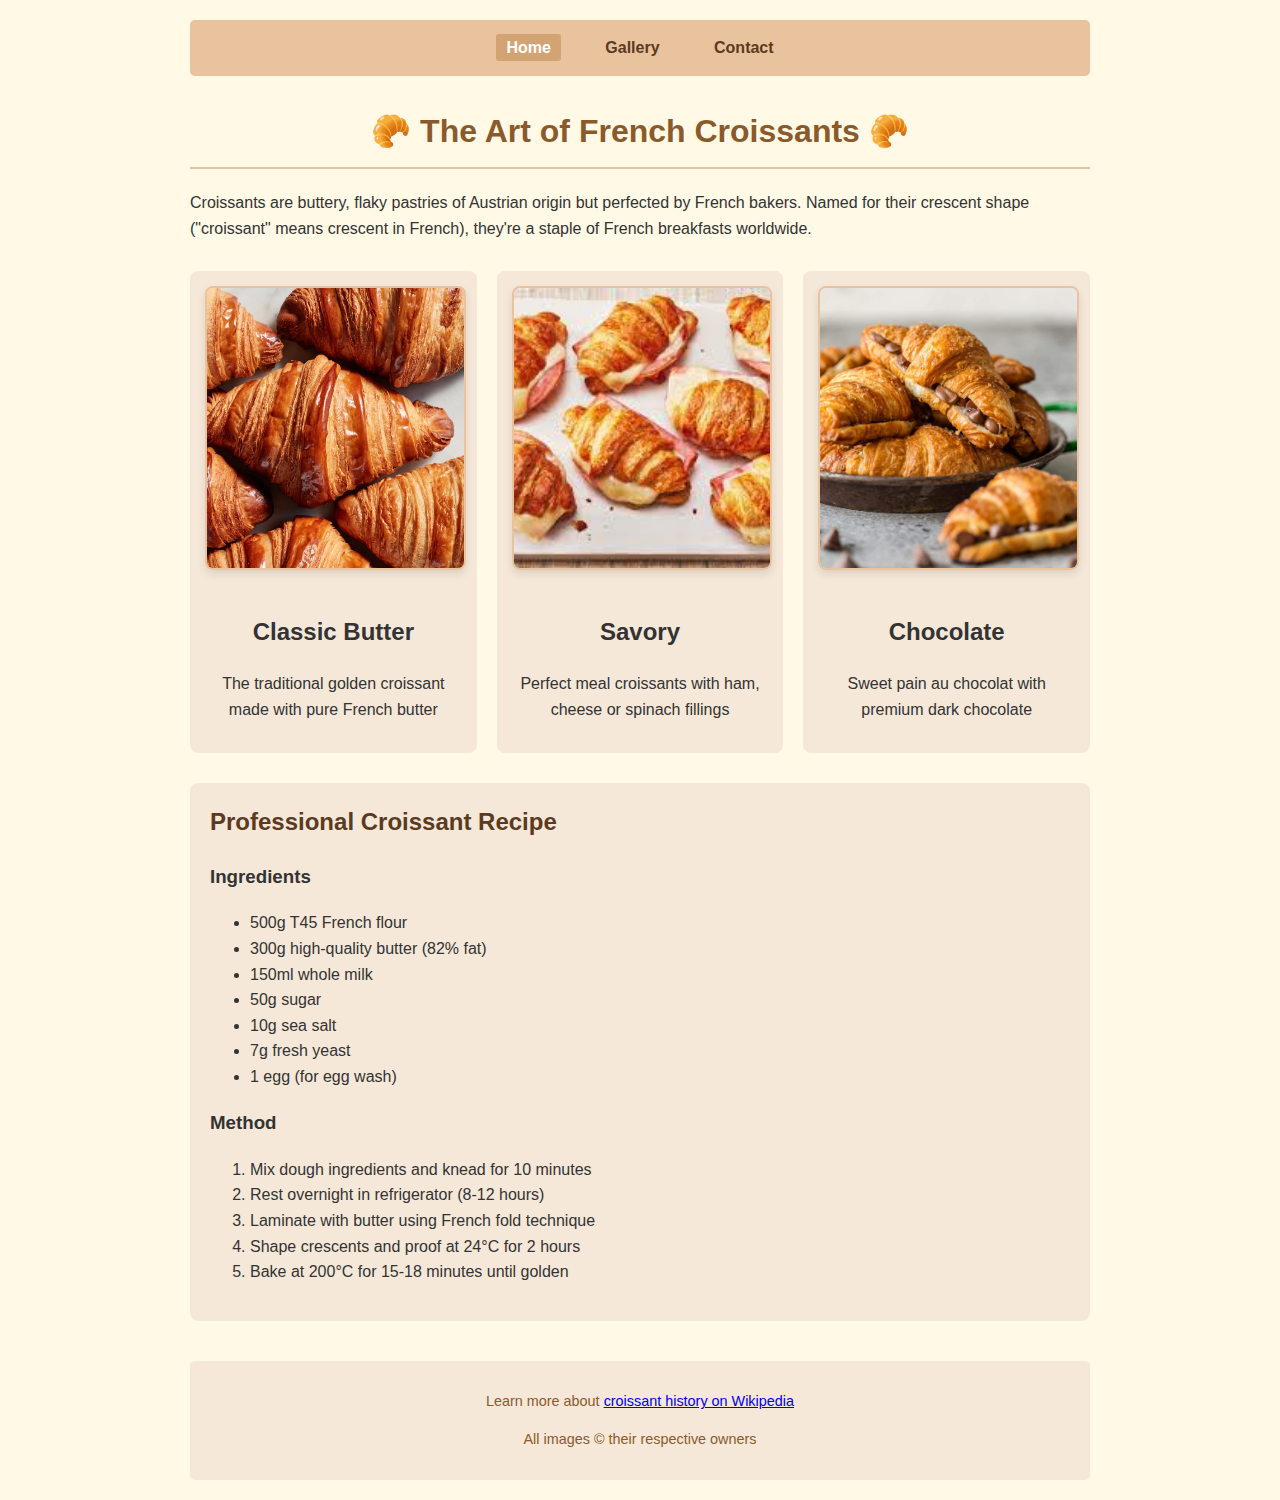
<file: index.html>
<!DOCTYPE html>
<html lang="en">
  <head>
    <meta charset="UTF-8" />
    <meta name="viewport" content="width=device-width, initial-scale=1.0" />
    <title>
      Authentic French Croissants: Recipes, History & Tips | Croissant
    </title>
    <meta
      name="description"
      content="Discover authentic French croissants - from classic butter to chocolate. Learn recipes, history, and professional baking tips. Perfect flaky croissants every time!"
    />
    <meta
      name="keywords"
      content="French croissant, croissant recipe, how to make croissants, pain au chocolat, breakfast pastries"
    />
    <meta name="author" content="Croissant Expert" />
    <meta
      property="og:title"
      content="Authentic French Croissants: Recipes & History"
    />
    <meta property="og:type" content="website" />
    <meta property="og:url" content="https://your-netlify-url.netlify.app" />
    <meta
      property="og:image"
      content="https://your-netlify-url.netlify.app/images/classic-croissant.jpg"
    />
    <meta
      property="og:description"
      content="Master the art of French croissants with our expert guide"
    />
    <meta name="twitter:card" content="summary_large_image" />
    <link rel="stylesheet" href="src/style.css" />
    <script type="application/ld+json">
      {
        "@context": "https://schema.org",
        "@type": "WebSite",
        "name": "The Art of French Croissants",
        "url": "https://your-netlify-url.netlify.app",
        "description": "Professional guide to authentic French croissants"
      }
    </script>
  </head>
  <body>
    <header>
      <nav>
        <a href="index.html" class="active">Home</a>
        <a href="photo.html">Gallery</a>
        <a href="contact.html">Contact</a>
      </nav>
    </header>

    <main>
      <h1>🥐 The Art of French Croissants 🥐</h1>

      <p>
        Croissants are buttery, flaky pastries of Austrian origin but perfected
        by French bakers. Named for their crescent shape ("croissant" means
        crescent in French), they're a staple of French breakfasts worldwide.
      </p>

      <div class="croissant-types">
        <div>
          <img
            src="images/classic-croissant.jpg"
            alt="Classic French butter croissant on wooden board"
            class="croissant-image"
            loading="lazy"
          />
          <h2>Classic Butter</h2>
          <p>The traditional golden croissant made with pure French butter</p>
        </div>
        <div>
          <img
            src="images/savory-croissant.jpg"
            alt="Savory croissant with ham and cheese filling"
            class="croissant-image"
            loading="lazy"
          />
          <h2>Savory</h2>
          <p>Perfect meal croissants with ham, cheese or spinach fillings</p>
        </div>
        <div>
          <img
            src="images/chocolate-croissant.jpg"
            alt="Chocolate croissant with melted chocolate"
            class="croissant-image"
            loading="lazy"
          />
          <h2>Chocolate</h2>
          <p>Sweet pain au chocolat with premium dark chocolate</p>
        </div>
      </div>

      <section class="recipe">
        <h2>Professional Croissant Recipe</h2>
        <div class="recipe-content">
          <div>
            <h3>Ingredients</h3>
            <ul>
              <li>500g T45 French flour</li>
              <li>300g high-quality butter (82% fat)</li>
              <li>150ml whole milk</li>
              <li>50g sugar</li>
              <li>10g sea salt</li>
              <li>7g fresh yeast</li>
              <li>1 egg (for egg wash)</li>
            </ul>
          </div>
          <div>
            <h3>Method</h3>
            <ol>
              <li>Mix dough ingredients and knead for 10 minutes</li>
              <li>Rest overnight in refrigerator (8-12 hours)</li>
              <li>Laminate with butter using French fold technique</li>
              <li>Shape crescents and proof at 24°C for 2 hours</li>
              <li>Bake at 200°C for 15-18 minutes until golden</li>
            </ol>
          </div>
        </div>
      </section>
    </main>

    <footer>
      <p>
        Learn more about
        <a href="https://en.wikipedia.org/wiki/Croissant"
          >croissant history on Wikipedia</a
        >
      </p>
      <p>All images © their respective owners</p>
    </footer>
  </body>
</html>
</file>
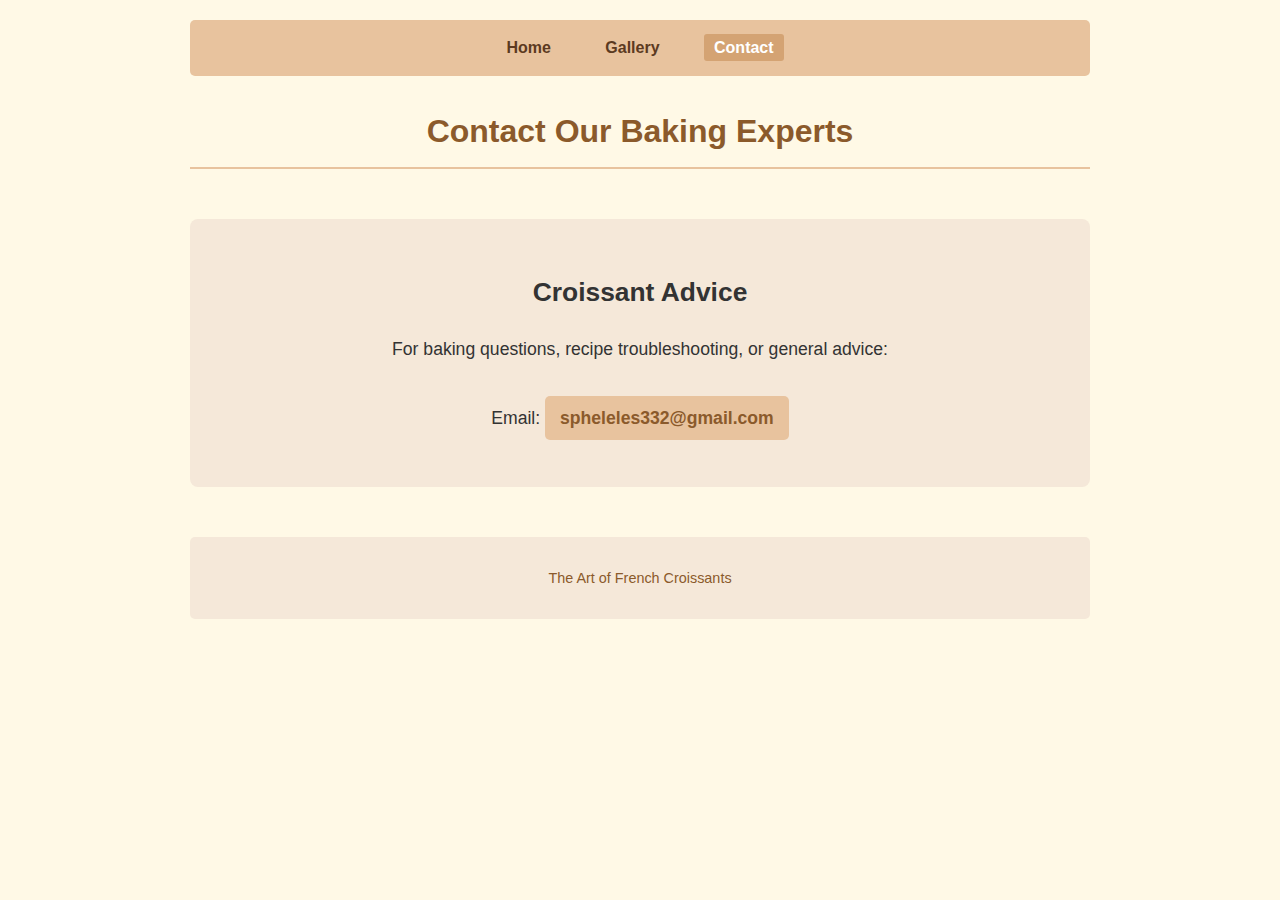
<file: contact.html>
<!DOCTYPE html>
<html lang="en">
  <head>
    <meta charset="UTF-8" />
    <meta name="viewport" content="width=device-width, initial-scale=1.0" />
    <title>Contact Croissant Experts | Baking Questions & Feedback</title>
    <meta
      name="description"
      content="Have questions about croissants? Contact our baking experts for professional advice on techniques, recipes and troubleshooting"
    />
    <link rel="stylesheet" href="src/style.css" />
  </head>
  <body>
    <header>
      <nav>
        <a href="index.html">Home</a>
        <a href="photo.html">Gallery</a>
        <a href="contact.html" class="active">Contact</a>
      </nav>
    </header>

    <main>
      <h1>Contact Our Baking Experts</h1>

      <section class="contact-content">
        <h2>Croissant Advice</h2>
        <p>For baking questions, recipe troubleshooting, or general advice:</p>
        <p>
          Email:
          <a href="mailto:spheleles332@gmail.com">spheleles332@gmail.com</a>
        </p>
      </section>
    </main>

    <footer>
      <p>The Art of French Croissants</p>
    </footer>
  </body>
</html>
</file>
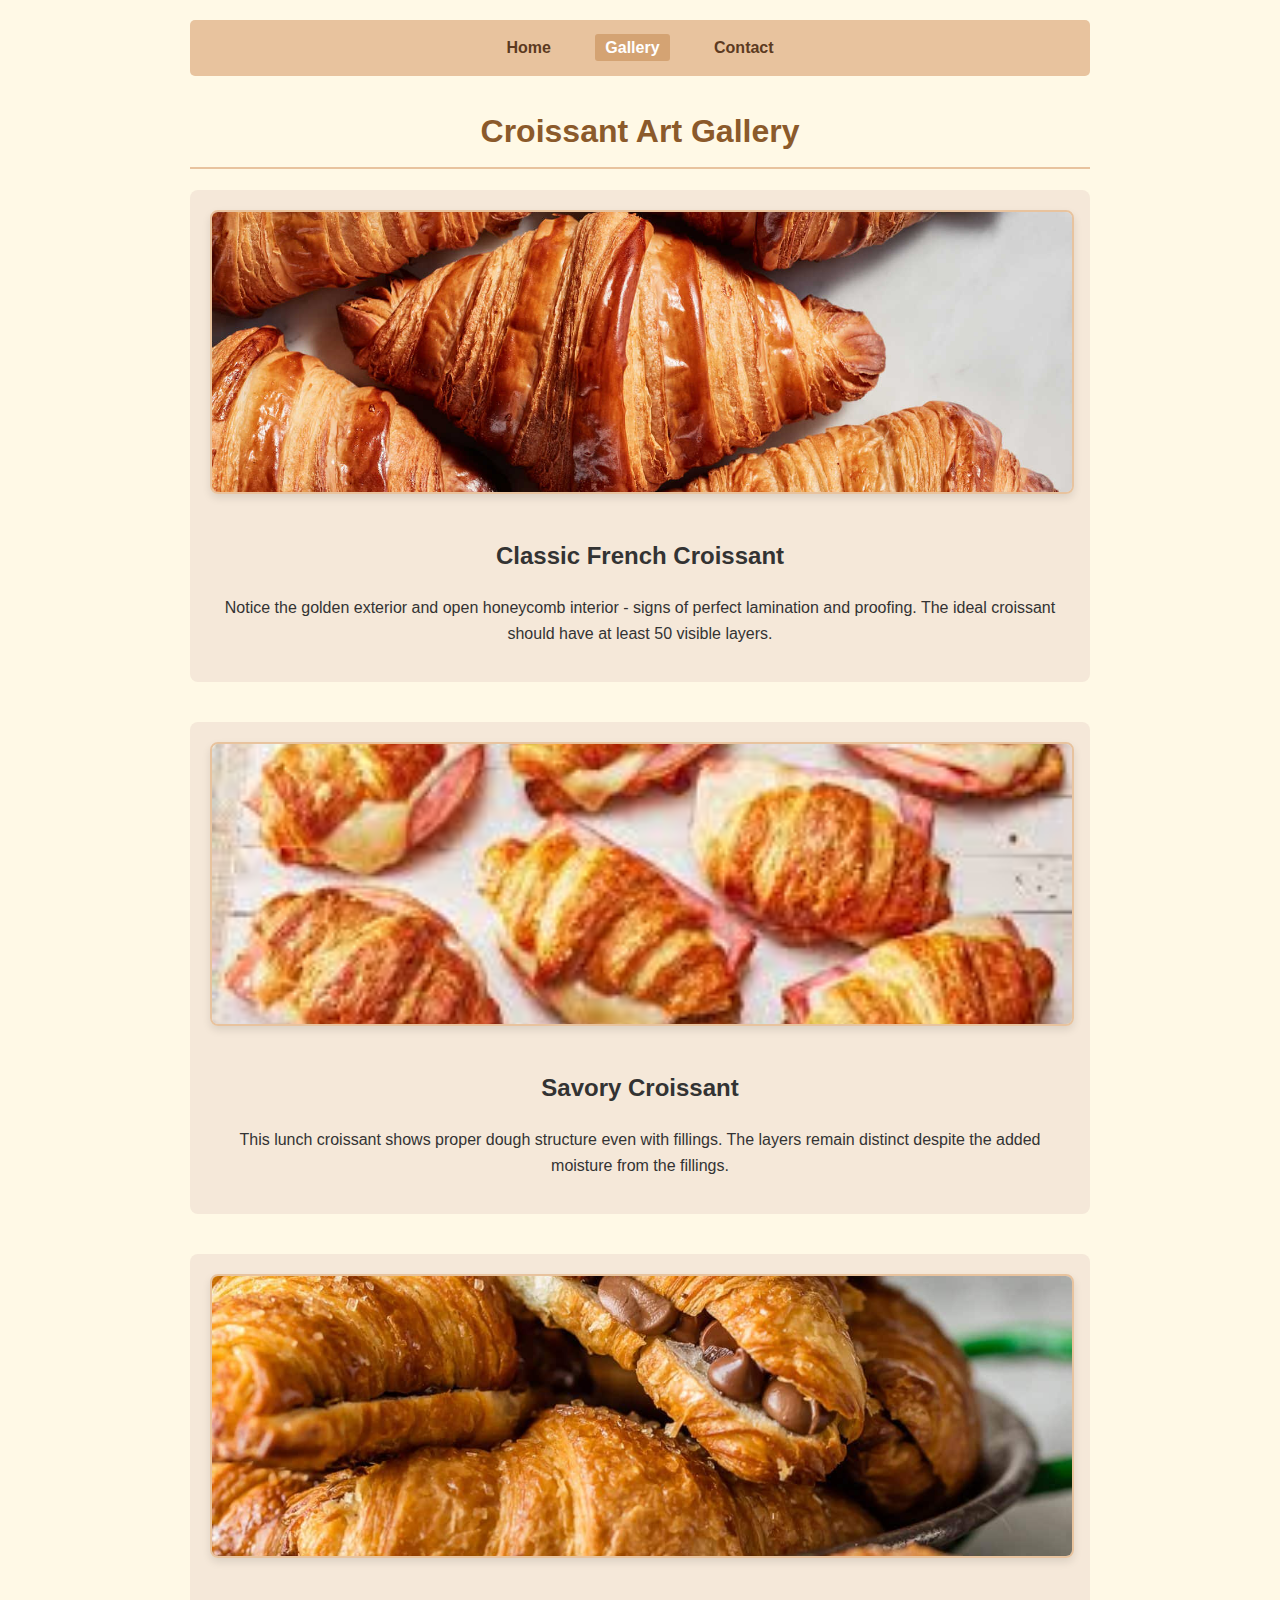
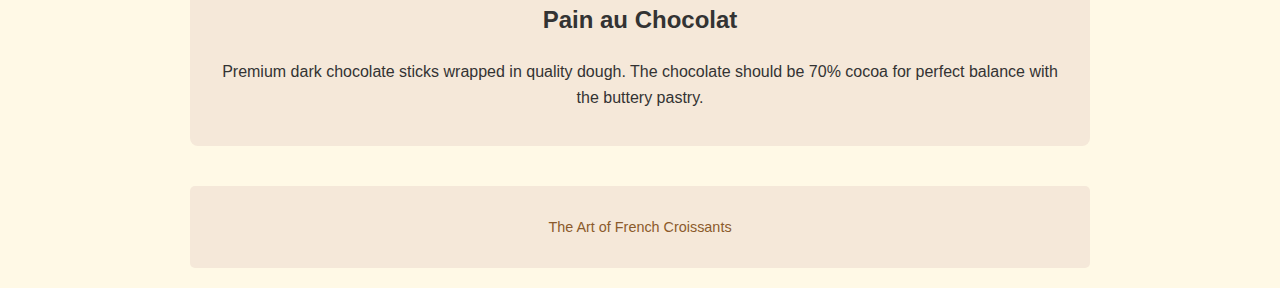
<file: photo.html>
<!DOCTYPE html>
<html lang="en">
  <head>
    <meta charset="UTF-8" />
    <meta name="viewport" content="width=device-width, initial-scale=1.0" />
    <title>
      Croissant Gallery: Visual Guide to French Pastries | Croissant
    </title>
    <meta
      name="description"
      content="High-quality gallery of authentic French croissants - see perfect lamination, baking techniques and presentation styles"
    />

    <link rel="stylesheet" href="src/style.css" />
  </head>
  <body>
    <header>
      <nav>
        <a href="index.html">Home</a>
        <a href="photo.html" class="active">Gallery</a>
        <a href="contact.html">Contact</a>
      </nav>
    </header>

    <main>
      <h1>Croissant Art Gallery</h1>

      <article class="gallery-item">
        <img
          src="images/classic-croissant.jpg"
          alt="Perfectly baked classic croissant showing honeycomb crumb structure"
          class="croissant-image"
          loading="lazy"
        />
        <h2>Classic French Croissant</h2>
        <p>
          Notice the golden exterior and open honeycomb interior - signs of
          perfect lamination and proofing. The ideal croissant should have at
          least 50 visible layers.
        </p>
      </article>

      <article class="gallery-item">
        <img
          src="images/savory-croissant.jpg"
          alt="Cross-section of savory croissant with ham and cheese filling"
          class="croissant-image"
          loading="lazy"
        />
        <h2>Savory Croissant</h2>
        <p>
          This lunch croissant shows proper dough structure even with fillings.
          The layers remain distinct despite the added moisture from the
          fillings.
        </p>
      </article>

      <article class="gallery-item">
        <img
          src="images/chocolate-croissant.jpg"
          alt="Chocolate croissant with melted chocolate oozing from center"
          class="croissant-image"
          loading="lazy"
        />
        <h2>Pain au Chocolat</h2>
        <p>
          Premium dark chocolate sticks wrapped in quality dough. The chocolate
          should be 70% cocoa for perfect balance with the buttery pastry.
        </p>
      </article>
    </main>

    <footer>
      <p>The Art of French Croissants</p>
    </footer>
  </body>
</html>
</file>
<file: src/style.css>
/* Main Styles */
body {
  font-family: "Arial", sans-serif;
  line-height: 1.6;
  color: #333;
  background-color: #fff9e6;
  max-width: 900px;
  margin: 0 auto;
  padding: 20px;
}

/* Navigation */
nav {
  background-color: #e8c39e;
  padding: 15px;
  border-radius: 5px;
  margin-bottom: 30px;
  text-align: center;
}

nav a {
  margin: 0 15px;
  text-decoration: none;
  color: #5c3a21;
  font-weight: bold;
  padding: 5px 10px;
  border-radius: 3px;
  transition: all 0.3s ease;
}

nav a:hover {
  color: #8b5a2b;
  background-color: #f5e8d9;
}

nav a.active {
  background-color: #d4a373;
  color: white;
}

/* Headings */
h1 {
  color: #8b5a2b;
  border-bottom: 2px solid #e8c39e;
  padding-bottom: 10px;
  text-align: center;
}

/* Image Styles - Consistent Across Site */
.croissant-image {
  height: 280px;
  width: 100%;
  object-fit: cover;
  border-radius: 8px;
  box-shadow: 0 4px 8px rgba(0, 0, 0, 0.1);
  margin-bottom: 15px;
  border: 2px solid #e8c39e;
}

/* Homepage Grid */
.croissant-types {
  display: flex;
  justify-content: space-between;
  gap: 20px;
  margin: 30px 0;
}

.croissant-types div {
  flex: 1;
  min-width: 0;
  text-align: center;
  background-color: #f5e8d9;
  padding: 15px;
  border-radius: 8px;
}

/* Gallery Page */
.gallery-item {
  margin-bottom: 40px;
  text-align: center;
  background-color: #f5e8d9;
  padding: 20px;
  border-radius: 8px;
}

/* Recipe Section */
.recipe {
  background-color: #f5e8d9;
  padding: 20px;
  border-radius: 8px;
  margin: 20px 0;
}

.recipe h2 {
  margin-top: 0;
  color: #5c3a21;
}

/* Contact Page */
.contact-content {
  text-align: center;
  margin: 50px 0;
  font-size: 1.1em;
  background-color: #f5e8d9;
  padding: 30px;
  border-radius: 8px;
}

.contact-content a {
  color: #8b5a2b;
  font-weight: bold;
  text-decoration: none;
  display: inline-block;
  margin-top: 15px;
  padding: 8px 15px;
  background-color: #e8c39e;
  border-radius: 5px;
}

.contact-content a:hover {
  background-color: #d4a373;
  color: white;
}

/* Footer */
footer {
  text-align: center;
  margin-top: 40px;
  color: #8b5a2b;
  font-size: 0.9em;
  padding: 15px;
  background-color: #f5e8d9;
  border-radius: 5px;
}

/* Responsive Design */
@media (max-width: 768px) {
  .croissant-types {
    flex-direction: column;
  }

  .croissant-image {
    height: 220px;
  }

  nav a {
    display: block;
    margin: 5px 0;
  }
}
</file>
